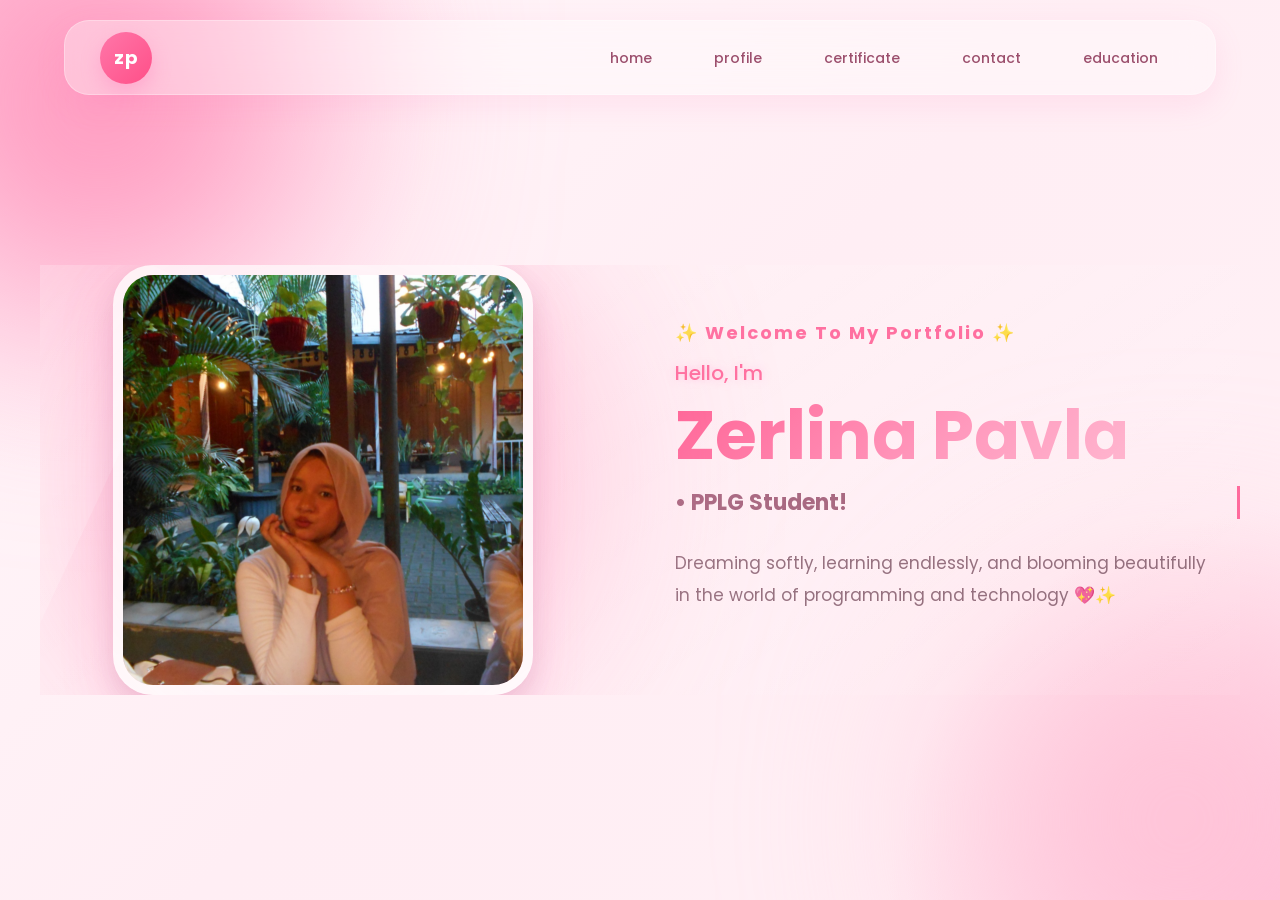
<file: index.html>
<!DOCTYPE html>
<html lang="en">
<head>
  <meta charset="UTF-8">
  <meta name="viewport" content="width=device-width, initial-scale=1.0">

  <title>Home</title>

  <link rel="stylesheet" href="style.css">

  <link rel="stylesheet"
  href="https://cdnjs.cloudflare.com/ajax/libs/font-awesome/6.5.0/css/all.min.css">

</head>

<body>
<nav class="navbar">
		<div class="logo">zp</div>
		<ul class="nav-links">
			<li><a href="index.html">home</a></li>
			<li><a href="profile.html">profile</a></li>
			<li><a href="certificate.html">certificate</a></li>
			<li><a href="contact.html">contact</a></li>
            <li><a href="education.html">education</a></li>
		</ul>
		</nav>
<!-- HOME -->

<section class="content">

  <div class="profile-box">

    <!-- IMAGE -->

    <div class="image-wrapper">

      <div class="circle-glow"></div>

      <img src="goergoes.jpeg"
      alt="Foto Profile"
      class="profile-img">

    </div>

    <!-- TEXT -->

    <div class="profile-text">

      <h3 class="mini-text">
        ✨ Welcome To My Portfolio ✨
      </h3>

      <h1 class="hello">
        Hello, I'm
      </h1>

      <h2 class="name">
        Zerlina Pavla
      </h2>

      <h3 class="typing-text">
        • PPLG Student!
      </h3>

      <p class="desc">
        Dreaming softly, learning endlessly, and
        blooming beautifully in the world of
        programming and technology 💖✨
      </p>



    </div>

  </div>

</section>

</body>
</html>
</file>
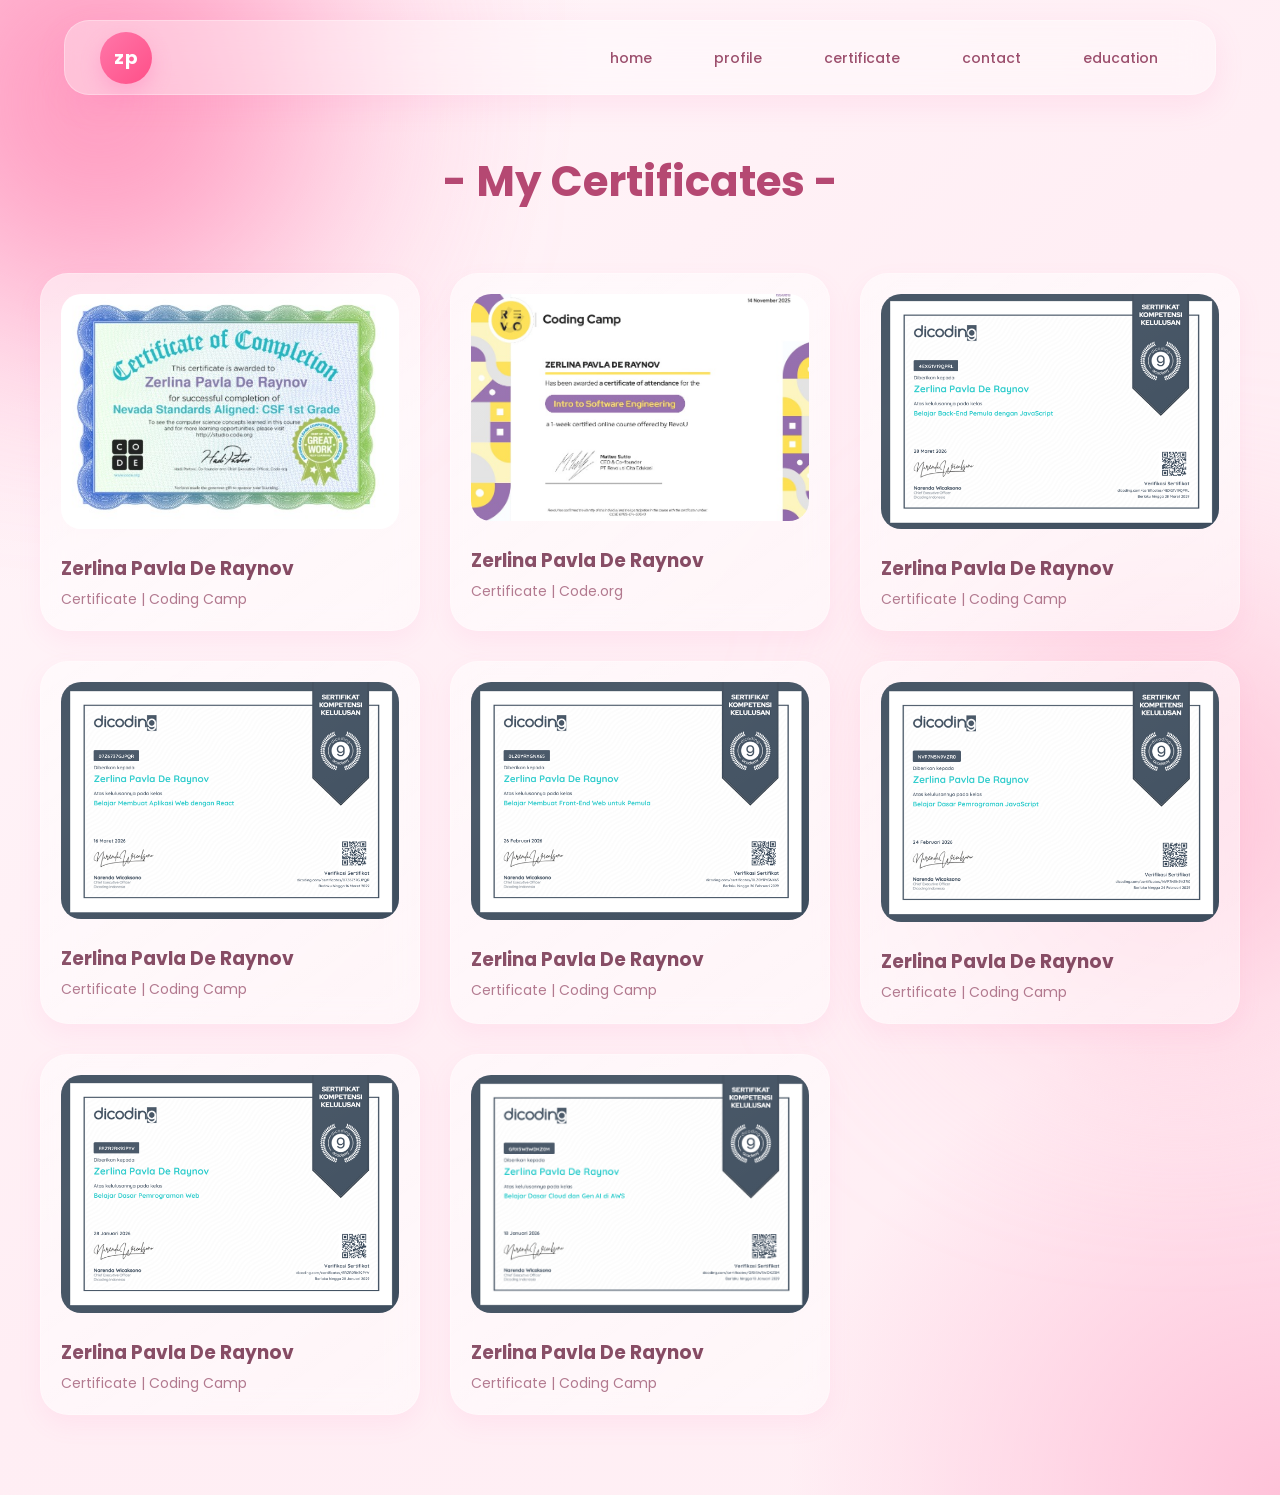
<file: certificate.html>
<!DOCTYPE html>
<html lang="en">
<head>
  <meta charset="UTF-8">
  <title>Certificate</title>
  <link rel="stylesheet" href="style.css">
</head>
<body>
<nav class="navbar">
		<div class="logo">zp</div>
		<ul class="nav-links">
			<li><a href="index.html">home</a></li>
			<li><a href="profile.html">profile</a></li>
			<li><a href="certificate.html">certificate</a></li>
			<li><a href="contact.html">contact</a></li>
            <li><a href="education.html">education</a></li>
		</ul>
		</nav>
		
		<section class="certificates">
		<h2>- My Certificates -</h2>
		
		<div class="cert-grid">
		<div class="cert-card">
		<img src="satu.jpeg" alt="certificate">
		<h3>Zerlina Pavla De Raynov</h3>
		<p>Certificate | Coding Camp</p>
		</div>
		
		<div class="cert-card">
		<img src="dua.jpeg" alt="certificate">
		<h3>Zerlina Pavla De Raynov</h3>
		<p>Certificate | Code.org</p>
		</div>

		<div class="cert-card">
		<img src="tiga.png" alt="certificate">
		<h3>Zerlina Pavla De Raynov</h3>
		<p>Certificate | Coding Camp</p>
		</div>

		<div class="cert-card">
		<img src="emapat.png" alt="certificate">
		<h3>Zerlina Pavla De Raynov</h3>
		<p>Certificate | Coding Camp</p>
		</div>

		<div class="cert-card">
		<img src="lima.png" alt="certificate">
		<h3>Zerlina Pavla De Raynov</h3>
		<p>Certificate | Coding Camp</p>
		</div>

		<div class="cert-card">
		<img src="enam.png" alt="certificate">
		<h3>Zerlina Pavla De Raynov</h3>
		<p>Certificate | Coding Camp</p>
		</div>

		<div class="cert-card">
		<img src="tujuh.png" alt="certificate">
		<h3>Zerlina Pavla De Raynov</h3>
		<p>Certificate | Coding Camp</p>
		</div>

		<div class="cert-card">
		<img src="lapan.png" alt="certificate">
		<h3>Zerlina Pavla De Raynov</h3>
		<p>Certificate | Coding Camp</p>
		</div>

	</div>
	</section>
  
</body>
</html>
</file>
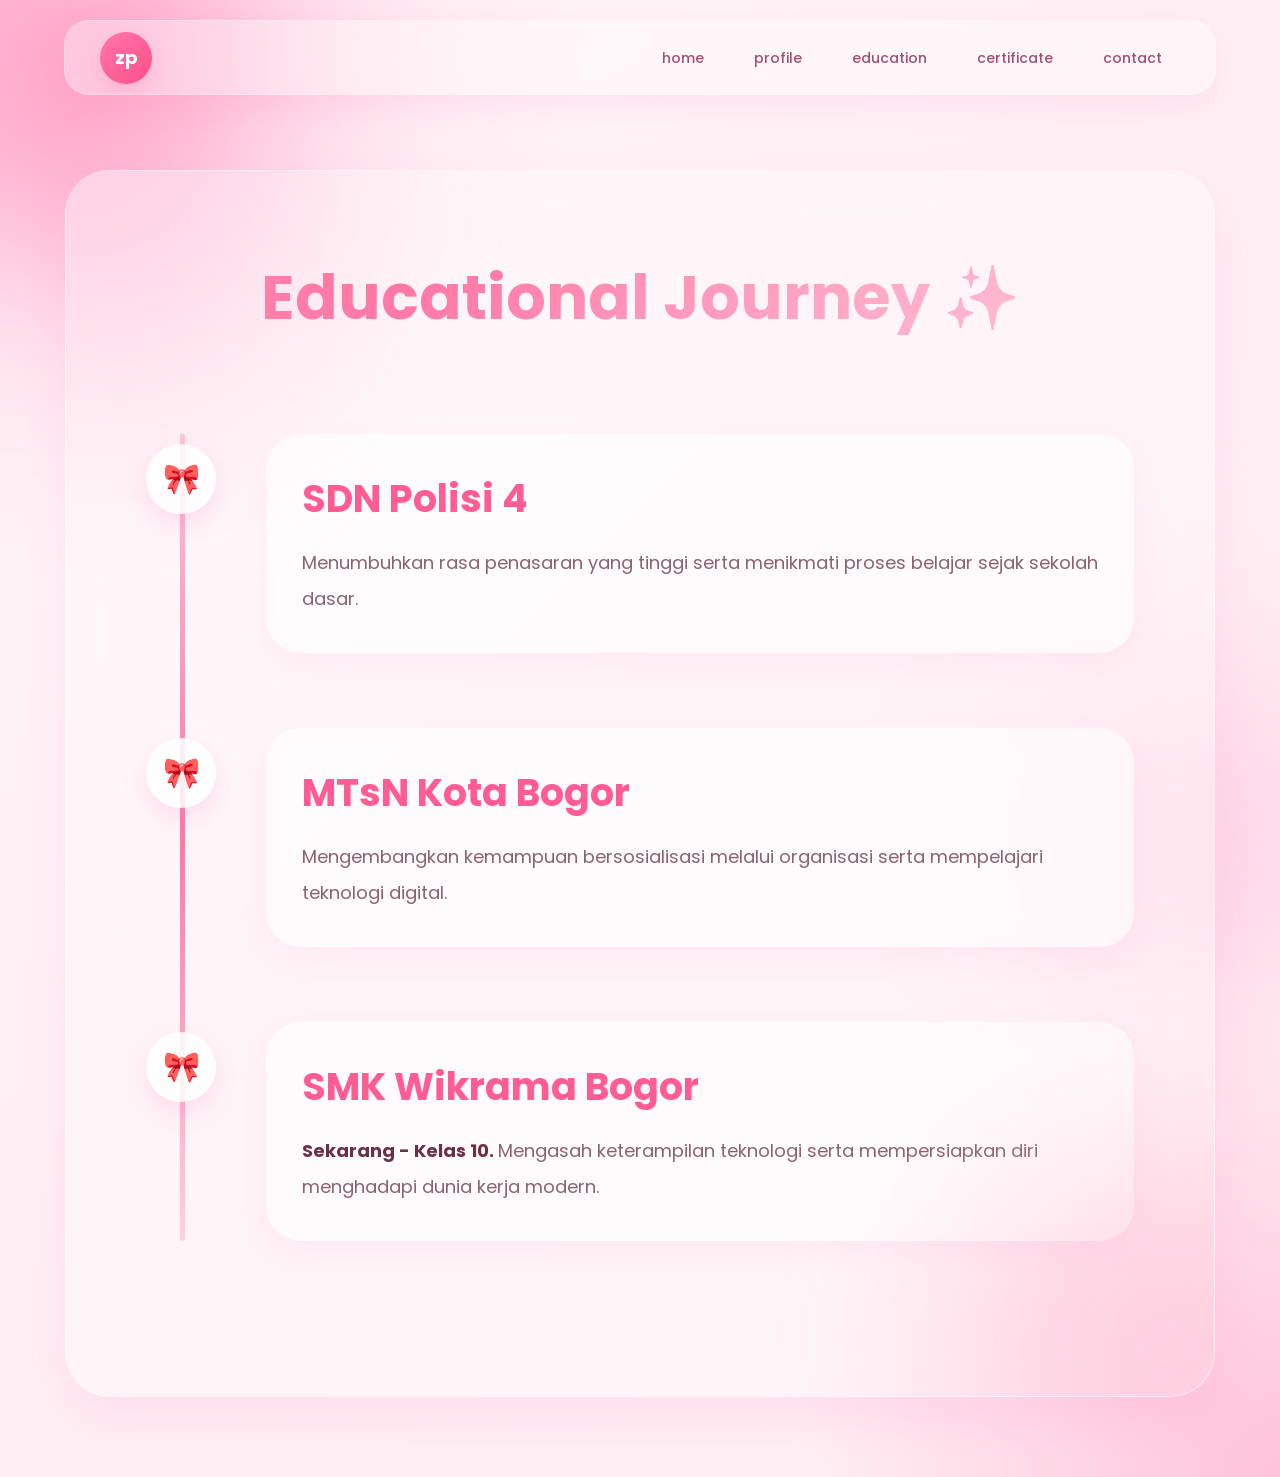
<file: education.html>
<!DOCTYPE html>
<html lang="en">
<head>

  <meta charset="UTF-8">
  <meta name="viewport" content="width=device-width, initial-scale=1.0">

  <title>Education</title>

  <!-- ICON -->
  <link rel="stylesheet"
  href="https://cdnjs.cloudflare.com/ajax/libs/font-awesome/6.5.0/css/all.min.css">

  <!-- FONT -->
  <link href="https://fonts.googleapis.com/css2?family=Poppins:wght@300;400;500;600;700&display=swap" rel="stylesheet">

  <style>

    *{
      margin:0;
      padding:0;
      box-sizing:border-box;
      font-family:'Poppins',sans-serif;
    }

    html{
      scroll-behavior:smooth;
    }

    body{
      background:
      radial-gradient(circle at top left,#ffd6e7 0%,transparent 30%),
      radial-gradient(circle at bottom right,#ffc2d9 0%,transparent 25%),
      linear-gradient(135deg,#fff7fa,#ffeef4,#fff0f5);

      min-height:100vh;
      overflow-x:hidden;
    }

    /* BACKGROUND */

    body::before,
    body::after{
      content:'';
      position:fixed;

      width:350px;
      height:350px;

      border-radius:50%;
      filter:blur(100px);

      z-index:-1;
    }

    body::before{
      background:#ff9fc2;
      top:-100px;
      left:-100px;

      animation:float 7s ease-in-out infinite;
    }

    body::after{
      background:#ffd4e5;
      bottom:-120px;
      right:-100px;

      animation:float 9s ease-in-out infinite;
    }

    @keyframes float{

      0%{
        transform:translateY(0px);
      }

      50%{
        transform:translateY(25px);
      }

      100%{
        transform:translateY(0px);
      }

    }

    /* NAVBAR */

    .navbar{
      position:fixed;
      top:20px;
      left:50%;

      transform:translateX(-50%);

      width:90%;
      max-width:1200px;

      height:75px;

      padding:0 35px;

      border-radius:25px;

      display:flex;
      justify-content:space-between;
      align-items:center;

      background:rgba(255,255,255,0.35);

      backdrop-filter:blur(18px);

      border:1px solid rgba(255,255,255,0.25);

      box-shadow:
      0 10px 30px rgba(255,105,180,0.12);

      z-index:1000;

      /* BIAR NAVBAR TIDAK BERUBAH */
      flex-wrap:nowrap;
      overflow:hidden;
    }

    /* LOGO */

    .logo{
      min-width:52px;
      width:52px;
      height:52px;

      border-radius:50%;

      background:linear-gradient(
        135deg,
        #ff77a9,
        #ff4f88
      );

      color:white;

      display:flex;
      justify-content:center;
      align-items:center;

      font-size:18px;
      font-weight:700;

      box-shadow:
      0 8px 20px rgba(255,105,180,0.25);

      flex-shrink:0;
    }

    /* NAV LINKS */

    .nav-links{
      display:flex;
      align-items:center;
      justify-content:center;

      gap:14px;

      list-style:none;

      flex-wrap:nowrap;
    }

    .nav-links li{
      flex-shrink:0;
    }

    .nav-links a{
      text-decoration:none;

      color:#a14f72;

      font-size:14px;
      font-weight:500;

      padding:10px 18px;

      border-radius:30px;

      transition:.35s ease;

      white-space:nowrap;
    }

    .nav-links a:hover{
      background:white;

      color:#ff4f88;

      box-shadow:
      0 5px 15px rgba(255,105,180,0.15);
    }

    /* EDUCATION */

    .education-section{
      min-height:100vh;

      display:flex;
      justify-content:center;
      align-items:center;

      padding:170px 40px 80px;
    }

    /* BOX */

    .education-box{
      width:100%;
      max-width:1150px;

      padding:80px;

      border-radius:45px;

      position:relative;
      overflow:hidden;

      background:
      rgba(255,255,255,0.35);

      backdrop-filter:blur(22px);

      border:1px solid rgba(255,255,255,0.4);

      box-shadow:
      0 20px 45px rgba(255,105,180,0.12);
    }

    /* SHINE */

    .education-box::before{
      content:'';

      position:absolute;

      top:-120px;
      left:-120px;

      width:350px;
      height:350px;

      background:#ffd4e5;

      border-radius:50%;

      filter:blur(100px);

      opacity:.6;
    }

    .education-box::after{
      content:'';

      position:absolute;

      bottom:-120px;
      right:-120px;

      width:350px;
      height:350px;

      background:#ffb6cf;

      border-radius:50%;

      filter:blur(100px);

      opacity:.5;
    }

    /* TITLE */

    .education-title{
      text-align:center;

      font-size:62px;

      margin-bottom:90px;

      background:linear-gradient(
        135deg,
        #ff4f88,
        #ff94b8,
        #ffc7da
      );
       background-clip:text;
-webkit-background-clip:text;

color:transparent;
-webkit-text-fill-color:transparent;
    }

    /* TIMELINE */

    .timeline{
      position:relative;
    }

    .timeline::before{
      content:'';

      position:absolute;

      left:34px;
      top:0;

      width:5px;
      height:100%;

      border-radius:30px;

      background:linear-gradient(
        #ffc1d6,
        #ff77a9,
        #ffcfe0
      );
    }

    /* ITEM */

    .timeline-item{
      position:relative;

      padding-left:120px;

      margin-bottom:75px;

      animation:fadeUp 1s ease;

      transition:.4s ease;
    }

    .timeline-item:hover{
      transform:translateX(12px);
    }

    /* ICON */

    .timeline-item::before{
      content:'🎀';

      position:absolute;

      left:0;
      top:10px;

      width:70px;
      height:70px;

      border-radius:50%;

      background:
      rgba(255,255,255,0.85);

      display:flex;
      justify-content:center;
      align-items:center;

      font-size:30px;

      box-shadow:
      0 10px 25px rgba(255,105,180,0.18);
    }

    /* CARD */

    .school-card{
      background:
      rgba(255,255,255,0.45);

      backdrop-filter:blur(15px);

      border-radius:35px;

      padding:35px;

      border:1px solid rgba(255,255,255,0.4);

      position:relative;

      overflow:hidden;

      transition:.45s ease;

      box-shadow:
      0 12px 30px rgba(255,105,180,0.08);
    }

    .school-card:hover{

      transform:
      perspective(1000px)
      rotateX(4deg)
      rotateY(-4deg)
      translateY(-8px);

      box-shadow:
      0 20px 40px rgba(255,105,180,0.16);
    }

    /* TEXT */

    .school-card h2{
      font-size:38px;

      margin-bottom:18px;

      color:#ff5c93;
    }

    .school-card p{
      font-size:18px;

      line-height:2;

      color:#8b6272;
    }

    .bold{
      color:#6b3047;
      font-weight:700;
    }

    /* ANIMATION */

    @keyframes fadeUp{

      from{
        opacity:0;
        transform:translateY(40px);
      }

      to{
        opacity:1;
        transform:translateY(0);
      }

    }

    /* RESPONSIVE */

    @media(max-width:900px){

      .education-box{
        padding:45px 25px;
      }

      .education-title{
        font-size:42px;
      }

      .timeline-item{
        padding-left:90px;
      }

      .timeline-item::before{
        width:55px;
        height:55px;

        font-size:24px;
      }

      .school-card h2{
        font-size:28px;
      }

      .school-card p{
        font-size:15px;
        line-height:1.8;
      }

      /* NAVBAR TETAP SAMA */

      .navbar{
        height:75px;
        padding:0 20px;
      }

      .nav-links{
        gap:8px;
      }

      .nav-links a{
        font-size:12px;
        padding:8px 12px;
      }

    }

  </style>

</head>

<body>

<!-- NAVBAR -->

<nav class="navbar">

  <div class="logo">zp</div>

  <ul class="nav-links">

    <li>
      <a href="index.html">home</a>
    </li>

    <li>
      <a href="profile.html">profile</a>
    </li>

    <li>
      <a href="education.html">education</a>
    </li>

    <li>
      <a href="certificate.html">certificate</a>
    </li>

    <li>
      <a href="contact.html">contact</a>
    </li>

  </ul>

</nav>

<!-- EDUCATION -->

<section class="education-section">

  <div class="education-box">

    <h1 class="education-title">
      Educational Journey ✨
    </h1>

    <div class="timeline">

      <!-- SD -->

      <div class="timeline-item">

        <div class="school-card">

          <h2>SDN Polisi 4</h2>

          <p>
            Menumbuhkan rasa penasaran yang tinggi
            serta menikmati proses belajar sejak sekolah dasar.
          </p>

        </div>

      </div>

      <!-- SMP -->

      <div class="timeline-item">

        <div class="school-card">

          <h2>MTsN Kota Bogor</h2>

          <p>
            Mengembangkan kemampuan bersosialisasi melalui organisasi
            serta mempelajari teknologi digital.
          </p>

        </div>

      </div>

      <!-- SMK -->

      <div class="timeline-item">

        <div class="school-card">

          <h2>SMK Wikrama Bogor</h2>

          <p>
            <span class="bold">
              Sekarang - Kelas 10.
            </span>

            Mengasah keterampilan teknologi serta mempersiapkan
            diri menghadapi dunia kerja modern.
          </p>

        </div>

      </div>

    </div>

  </div>

</section>

</body>
</html>
</file>
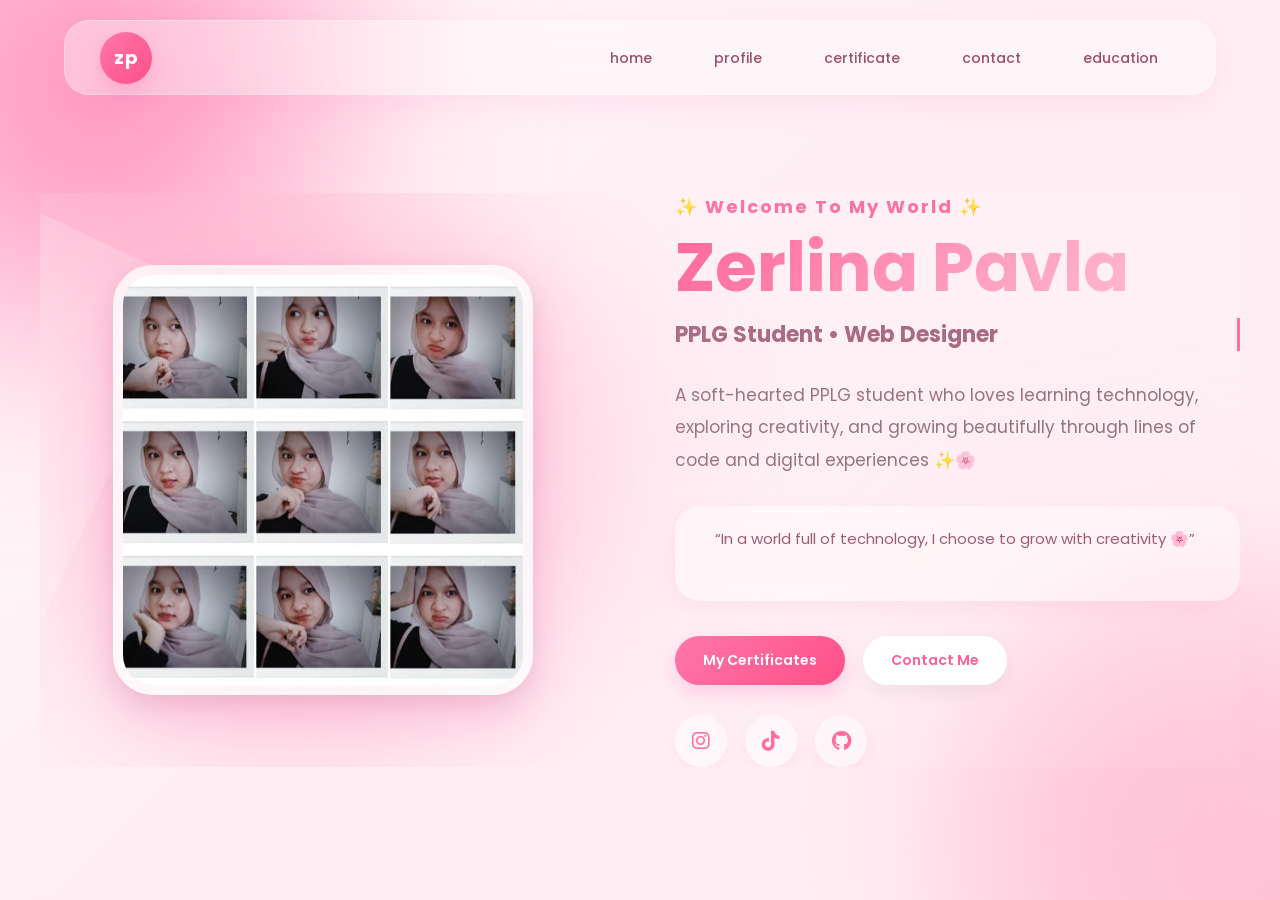
<file: profile.html>
<!DOCTYPE html>
<html lang="en">
<head>
  <meta charset="UTF-8">
  <meta name="viewport" content="width=device-width, initial-scale=1.0">

  <title>Profile</title>

  <link rel="stylesheet" href="style.css">

  <link rel="stylesheet"
  href="https://cdnjs.cloudflare.com/ajax/libs/font-awesome/6.5.0/css/all.min.css">

</head>
<body>
<nav class="navbar">
		<div class="logo">zp</div>
		<ul class="nav-links">
			<li><a href="index.html">home</a></li>
			<li><a href="profile.html">profile</a></li>
			<li><a href="certificate.html">certificate</a></li>
			<li><a href="contact.html">contact</a></li>
            <li><a href="education.html">education</a></li>
		</ul>
		</nav>
<!-- PROFILE -->

<section class="content">

  <div class="profile-box">

    <!-- FOTO -->

    <div class="image-wrapper">

      <div class="circle-glow"></div>

      <img src="cantik.jpeg"
      alt="Foto Profil"
      class="profile-img">

    </div>

    <!-- TEXT -->

    <div class="profile-text">

      <h3 class="mini-text">
        ✨ Welcome To My World ✨
      </h3>

      <h1 class="name">
        Zerlina Pavla
      </h1>

      <h2 class="typing-text">
        PPLG Student • Web Designer
      </h2>

      <p class="desc">
        A soft-hearted PPLG student who loves learning
  technology, exploring creativity, and growing
  beautifully through lines of code and digital
  experiences ✨🌸
      </p>

      <!-- QUOTES -->

      <div class="quote-box">

        <span class="sparkle"></span>

        <p>
          “In a world full of technology, I choose to grow with creativity 🌸”
        </p>

      </div>

      <!-- BUTTON -->

      <div class="btn-group">

        <a href="certificate.html" class="btn btn-pink">
          My Certificates
        </a>

        <a href="contact.html" class="btn btn-white">
          Contact Me
        </a>

      </div>

      <!-- SOCIAL -->

      <div class="social-icons">

        <a href="https://instagram.com/zerlinapavlaa" target="_blank">
  <i class="fab fa-instagram"></i>
</a>

       <a href="https://www.tiktok.com/@zerlinapavlaaa" target="_blank">
  <i class="fab fa-tiktok"></i>
</a>

       <a href="https://github.com/zerlinapavladeraynov-eng" target="_blank">
  <i class="fab fa-github"></i>
</a>

      </div>

    </div>

  </div>

</section>

</body>
</html>
</file>
<file: style.css>
@import url('https://fonts.googleapis.com/css2?family=Poppins:wght@300;400;500;600;700&display=swap');

*{
  margin:0;
  padding:0;
  box-sizing:border-box;
  font-family:'Poppins',sans-serif;
  scroll-behavior:smooth;
}

body{
  background:
  radial-gradient(circle at top left,#ffd6e7 0%,transparent 30%),
  radial-gradient(circle at bottom right,#ffc2d9 0%,transparent 25%),
  linear-gradient(135deg,#fff7fa,#ffeef4,#fff0f5);
  color:#5c3141;
  min-height:100vh;
  overflow-x:hidden;
}

/* NAVBAR */

.navbar{
  position:fixed;
  top:20px;
  left:50%;
  transform:translateX(-50%);
  width:90%;
  max-width:1200px;
  height:75px;
  display:flex;
  justify-content:space-between;
  align-items:center;
  padding:0 35px;
  border-radius:25px;
  background:rgba(255,255,255,0.35);
  backdrop-filter:blur(18px);
  border:1px solid rgba(255,255,255,0.3);
  box-shadow:0 10px 30px rgba(255,105,180,0.12);
  z-index:1000;
}

.logo{
  width:52px;
  height:52px;
  border-radius:50%;
  background:linear-gradient(135deg,#ff77a9,#ff4f88);
  color:white;
  display:flex;
  align-items:center;
  justify-content:center;
  font-size:18px;
  font-weight:700;
  letter-spacing:1px;
  box-shadow:0 8px 20px rgba(255,105,180,0.3);
}

.nav-links{
  display:flex;
  list-style:none;
  gap:18px;
}

.nav-links a{
  text-decoration:none;
  color:#9c4f6d;
  font-size:14px;
  font-weight:500;
  padding:10px 22px;
  border-radius:30px;
  transition:0.35s ease;
  position:relative;
}

.nav-links a:hover{
  background:rgba(255,255,255,0.6);
  color:#ff4f88;
  box-shadow:0 5px 15px rgba(255,105,180,0.12);
}

/* HOME */

.content{
  min-height:100vh;
  display:flex;
  justify-content:center;
  align-items:center;
  padding:140px 40px 80px;
}

.profile-box{
  width:100%;
  max-width:1200px;
  display:grid;
  grid-template-columns:1fr 1fr;
  align-items:center;
  gap:70px;
}

.profile-img{
  width:100%;
  max-width:420px;
  aspect-ratio:1/1;
  object-fit:cover;
  border-radius:35px;
  margin:auto;
  border:8px solid rgba(255,255,255,0.7);
  box-shadow:
  0 15px 40px rgba(255,105,180,0.2),
  0 5px 15px rgba(0,0,0,0.05);
  transition:0.5s ease;
}

.profile-img:hover{
  transform:translateY(-10px) scale(1.02);
}

.profile-text{
  animation:fadeUp 1s ease;
}

.hello{
  color:#ff5c93;
  font-size:20px;
  margin-bottom:12px;
  font-weight:500;
}

.name{
  font-size:56px;
  line-height:1.1;
  color:#6b3047;
  margin-bottom:22px;
}

.desc,
.profile-text p{
  color:#8a6171;
  font-size:17px;
  line-height:1.9;
  margin-bottom:30px;
}

.btn-group{
  display:flex;
  gap:18px;
}

.btn{
  padding:14px 28px;
  border-radius:40px;
  text-decoration:none;
  font-size:14px;
  font-weight:600;
  transition:0.35s ease;
}

.btn-pink{
  background:linear-gradient(135deg,#ff77a9,#ff4f88);
  color:white;
  box-shadow:0 8px 20px rgba(255,105,180,0.25);
}

.btn-pink:hover{
  transform:translateY(-4px);
}

.btn-white{
  background:white;
  color:#ff4f88;
  box-shadow:0 8px 20px rgba(0,0,0,0.06);
}

.btn-white:hover{
  transform:translateY(-4px);
}

/* PROFILE */

.about-card{
  background:rgba(255,255,255,0.4);
  backdrop-filter:blur(15px);
  border-radius:35px;
  padding:50px;
  box-shadow:0 10px 30px rgba(255,105,180,0.12);
}

/* CERTIFICATE */

.certificates{
  padding:150px 40px 80px;
}

.certificates h2{
  text-align:center;
  font-size:42px;
  color:#b54872;
  margin-bottom:60px;
}

.cert-grid{
  max-width:1200px;
  margin:auto;
  display:grid;
  grid-template-columns:repeat(auto-fit,minmax(280px,1fr));
  gap:30px;
}

.cert-card{
  background:rgba(255,255,255,0.45);
  border-radius:28px;
  padding:20px;
  backdrop-filter:blur(15px);
  border:1px solid rgba(255,255,255,0.3);
  transition:0.4s ease;
  box-shadow:0 10px 25px rgba(255,105,180,0.08);
}

.cert-card:hover{
  transform:translateY(-10px);
  box-shadow:0 20px 35px rgba(255,105,180,0.15);
}

.cert-card img{
  width:100%;
  border-radius:20px;
  margin-bottom:18px;
}

.cert-card h3{
  color:#7a3954;
  margin-bottom:6px;
}

.cert-card p{
  color:#aa6b83;
  font-size:14px;
}

/* CONTACT */

.contact{
  min-height:100vh;
  display:flex;
  justify-content:center;
  align-items:center;
  padding:150px 20px 80px;
}

.contact-card{
  width:100%;
  max-width:700px;
  background:rgba(255,255,255,0.4);
  backdrop-filter:blur(18px);
  border-radius:35px;
  padding:60px;
  box-shadow:0 15px 35px rgba(255,105,180,0.12);
}

.contact-card h2{
  text-align:center;
  margin-bottom:40px;
  color:#b54872;
  font-size:38px;
}

.contact-list{
  list-style:none;
}

.contact-list li{
  display:flex;
  align-items:center;
  gap:18px;
  padding:20px;
  border-radius:22px;
  background:rgba(255,255,255,0.7);
  margin-bottom:20px;
  transition:0.35s ease;
}

.contact-list li:hover{
  transform:translateX(10px);
  background:white;
}

.contact-list i{
  width:50px;
  height:50px;
  border-radius:50%;
  background:linear-gradient(135deg,#ff77a9,#ff4f88);
  display:flex;
  justify-content:center;
  align-items:center;
  color:white;
  font-size:18px;
  box-shadow:0 5px 15px rgba(255,105,180,0.2);
}

/* ANIMATION */

@keyframes fadeUp{
  from{
    opacity:0;
    transform:translateY(40px);
  }
  to{
    opacity:1;
    transform:translateY(0);
  }
}

/* RESPONSIVE */

@media(max-width:900px){

  .profile-box{
    grid-template-columns:1fr;
    text-align:center;
  }

  .profile-img{
    max-width:320px;
  }

  .btn-group{
    justify-content:center;
  }

  .name{
    font-size:42px;
  }

  .navbar{
    width:95%;
    padding:0 20px;
  }

  .nav-links{
    gap:8px;
  }

  .nav-links a{
    padding:8px 14px;
    font-size:12px;
  }

}

/* FLOATING BLUR BACKGROUND */

body::before,
body::after{
  content:'';
  position:fixed;
  width:400px;
  height:400px;
  border-radius:50%;
  filter:blur(120px);
  z-index:-1;
  animation:float 10s ease-in-out infinite;
}

body::before{
  background:#ff8fb8;
  top:-100px;
  left:-100px;
}

body::after{
  background:#ffc1d6;
  bottom:-120px;
  right:-100px;
  animation-delay:4s;
}

@keyframes float{
  0%{
    transform:translateY(0px) translateX(0px);
  }
  50%{
    transform:translateY(30px) translateX(20px);
  }
  100%{
    transform:translateY(0px) translateX(0px);
  }
}

/* NAVBAR GLOW */

.navbar{
  animation:navbarGlow 4s ease infinite alternate;
}

@keyframes navbarGlow{
  from{
    box-shadow:0 10px 30px rgba(255,105,180,0.12);
  }
  to{
    box-shadow:0 15px 40px rgba(255,105,180,0.25);
  }
}

/* IMAGE EFFECT */

.profile-img{
  position:relative;
  animation:floatImage 5s ease-in-out infinite;
}

@keyframes floatImage{
  0%{
    transform:translateY(0px);
  }
  50%{
    transform:translateY(-12px);
  }
  100%{
    transform:translateY(0px);
  }
}

/* TEXT GRADIENT */

.name{
  background:linear-gradient(135deg,#ff4f88,#ff7db0,#ff9fc2);
  -webkit-background-clip:text;
  -webkit-text-fill-color:transparent;
}

/* BUTTON GLOW */

.btn-pink{
  position:relative;
  overflow:hidden;
}

.btn-pink::before{
  content:'';
  position:absolute;
  top:0;
  left:-100%;
  width:100%;
  height:100%;
  background:linear-gradient(
    120deg,
    transparent,
    rgba(255,255,255,0.5),
    transparent
  );
  transition:0.6s;
}

.btn-pink:hover::before{
  left:100%;
}

/* CARD HOVER 3D */

.cert-card,
.contact-list li{
  transition:0.4s ease;
}

.cert-card:hover,
.contact-list li:hover{
  transform:
  perspective(1000px)
  rotateX(5deg)
  rotateY(-5deg)
  translateY(-10px);
}

/* GLASS SHINE */

.profile-box,
.contact-card,
.cert-card{
  position:relative;
  overflow:hidden;
}

.profile-box::before,
.contact-card::before,
.cert-card::before{
  content:'';
  position:absolute;
  top:-100%;
  left:-100%;
  width:250%;
  height:250%;
  background:linear-gradient(
    120deg,
    transparent,
    rgba(255,255,255,0.15),
    transparent
  );
  transform:rotate(25deg);
  animation:shine 8s linear infinite;
}

@keyframes shine{
  0%{
    transform:translateX(-100%) rotate(25deg);
  }
  100%{
    transform:translateX(100%) rotate(25deg);
  }
}

/* SCROLLBAR */

::-webkit-scrollbar{
  width:10px;
}

::-webkit-scrollbar-track{
  background:#fff0f5;
}

::-webkit-scrollbar-thumb{
  background:linear-gradient(#ff7da8,#ff4f88);
  border-radius:20px;
}

/* NAV LINK UNDERLINE */

.nav-links a{
  position:relative;
}

.nav-links a::after{
  content:'';
  position:absolute;
  width:0%;
  height:3px;
  background:#ff4f88;
  left:50%;
  bottom:-4px;
  border-radius:20px;
  transition:0.4s ease;
  transform:translateX(-50%);
}

.nav-links a:hover::after{
  width:70%;
}

/* FADE ANIMATION */

.profile-text,
.cert-card,
.contact-card{
  animation:fadeUp 1s ease;
}

@keyframes fadeUp{
  from{
    opacity:0;
    transform:translateY(40px);
  }
  to{
    opacity:1;
    transform:translateY(0);
  }
}

/* GLOW TEXT */

.hello{
  text-shadow:0 0 10px rgba(255,105,180,0.35);
}

/* ICON ANIMATION */

.contact-list i{
  transition:0.4s ease;
}

.contact-list li:hover i{
  transform:rotate(10deg) scale(1.15);
}

/* SMOOTH PAGE */

html{
  scroll-behavior:smooth;
}

/* PROFILE PAGE */

.image-wrapper{
  position:relative;
  display:flex;
  justify-content:center;
  align-items:center;
}

/* GLOW */

.circle-glow{
  position:absolute;
  width:380px;
  height:380px;
  background:linear-gradient(
    135deg,
    #ff9fc2,
    #ff5c93,
    #ffd6e7
  );

  border-radius:50%;
  filter:blur(90px);
  opacity:0.45;

  animation:blob 6s ease-in-out infinite;
}

/* IMAGE */

.profile-img{
  width:350px;
  height:350px;
  object-fit:cover;

  border-radius:35px;

  position:relative;
  z-index:2;

  border:8px solid rgba(255,255,255,0.7);

  box-shadow:
  0 15px 40px rgba(255,105,180,0.2);

  animation:floatImage 5s ease-in-out infinite;
}

/* TEXT */

.profile-text{
  animation:fadeUp 1s ease;
}

.mini-text{
  color:#ff5c93;
  font-size:18px;
  letter-spacing:2px;
  margin-bottom:12px;

  animation:fadeIn 1s ease;
}

/* NAME */

.name{
  font-size:68px;
  line-height:1.05;
  margin-bottom:15px;

  background:linear-gradient(
    135deg,
    #ff4f88,
    #ff8db5,
    #ffc1d6
  );

  -webkit-background-clip:text;
  -webkit-text-fill-color:transparent;

  animation:glowText 3s ease infinite alternate;
}

/* TYPING */

.typing-text{
  font-size:22px;
  color:#9e5672;
  margin-bottom:28px;

  white-space:nowrap;
  overflow:hidden;

  border-right:3px solid #ff5c93;

  width:0;

  animation:
  typing 4s steps(40,end) forwards,
  blink .8s infinite;
}

/* DESC */

.desc{
  font-size:17px;
  line-height:1.9;
  color:#8b6272;
  margin-bottom:30px;
  max-width:550px;
}

/* QUOTE */

.quote-box{
  background:rgba(255,255,255,0.45);

  backdrop-filter:blur(10px);

  padding:20px 25px;

  border-radius:25px;

  display:flex;
  align-items:center;
  gap:15px;

  margin-bottom:35px;

  box-shadow:
  0 8px 20px rgba(255,105,180,0.1);

  animation:floatCard 4s ease-in-out infinite;
}

.quote-box p{
  color:#a05b76;
  font-size:15px;
  line-height:1.7;
}

.sparkle{
  font-size:24px;
  animation:spin 4s linear infinite;
}

/* BUTTON */

.btn-group{
  display:flex;
  gap:18px;
  margin-bottom:30px;
}

.btn{
  padding:14px 28px;
  border-radius:40px;
  text-decoration:none;
  font-size:14px;
  font-weight:600;
  transition:.4s ease;
}

.btn-pink{
  background:linear-gradient(
    135deg,
    #ff77a9,
    #ff4f88
  );

  color:white;

  box-shadow:
  0 8px 20px rgba(255,105,180,0.25);
}

.btn-white{
  background:white;
  color:#ff4f88;

  box-shadow:
  0 8px 20px rgba(0,0,0,0.06);
}

.btn:hover{
  transform:translateY(-5px) scale(1.03);
}

/* SOCIAL */

.social-icons{
  display:flex;
  gap:18px;
}

.social-icons a{
  width:52px;
  height:52px;

  border-radius:50%;

  display:flex;
  justify-content:center;
  align-items:center;

  text-decoration:none;

  background:rgba(255,255,255,0.5);

  color:#ff5c93;
  font-size:20px;

  transition:.4s ease;

  box-shadow:
  0 8px 20px rgba(255,105,180,0.12);
}

.social-icons a:hover{
  transform:
  translateY(-6px)
  rotate(8deg);

  background:#ff5c93;
  color:white;
}

/* ANIMATIONS */

@keyframes typing{
  from{
    width:0;
  }

  to{
    width:100%;
  }
}

@keyframes blink{
  50%{
    border-color:transparent;
  }
}

@keyframes glowText{

  from{
    filter:
    drop-shadow(0 0 8px rgba(255,105,180,0.2));
  }

  to{
    filter:
    drop-shadow(0 0 20px rgba(255,105,180,0.45));
  }

}

@keyframes floatImage{

  0%{
    transform:translateY(0px);
  }

  50%{
    transform:translateY(-15px);
  }

  100%{
    transform:translateY(0px);
  }

}

@keyframes blob{

  0%{
    transform:scale(1);
  }

  50%{
    transform:scale(1.08);
  }

  100%{
    transform:scale(1);
  }

}

@keyframes fadeUp{

  from{
    opacity:0;
    transform:translateY(40px);
  }

  to{
    opacity:1;
    transform:translateY(0);
  }

}

@keyframes fadeIn{

  from{
    opacity:0;
  }

  to{
    opacity:1;
  }

}

@keyframes floatCard{

  0%{
    transform:translateY(0px);
  }

  50%{
    transform:translateY(-8px);
  }

  100%{
    transform:translateY(0px);
  }

}

@keyframes spin{

  from{
    transform:rotate(0deg);
  }

  to{
    transform:rotate(360deg);
  }

}

/* IMAGE WRAPPER */

.image-wrapper{
  position:relative;
  display:flex;
  justify-content:center;
  align-items:center;
}

/* PINK GLOW */

.circle-glow{
  position:absolute;

  width:500px;
  height:500px;

  background:linear-gradient(
    135deg,
    #ff9fc2,
    #ff5c93,
    #ffd6e7
  );

  border-radius:50%;

  filter:blur(110px);

  opacity:0.45;

  animation:blob 6s ease-in-out infinite;
}

/* GLASS SHINE */

.image-wrapper::after{
  content:'';

  position:absolute;

  width:180px;
  height:500px;

  background:rgba(255,255,255,0.18);

  transform:rotate(25deg);

  left:-120px;
  top:-40px;

  animation:shine 5s linear infinite;
}

/* PROFILE IMAGE */

.profile-img{
  width:430px;
  height:430px;

  object-fit:cover;

  border-radius:40px;

  position:relative;
  z-index:2;

  border:10px solid rgba(255,255,255,0.75);

  box-shadow:
  0 20px 50px rgba(255,105,180,0.25),
  0 10px 25px rgba(0,0,0,0.08);

  animation:floatImage 5s ease-in-out infinite;

  transition:.5s ease;
}

/* HOVER EFFECT */

.profile-img:hover{
  transform:
  scale(1.04)
  rotate(1deg);
}

/* FLOAT IMAGE */

@keyframes floatImage{

  0%{
    transform:translateY(0px);
  }

  50%{
    transform:translateY(-15px);
  }

  100%{
    transform:translateY(0px);
  }

}

/* GLOW ANIMATION */

@keyframes blob{

  0%{
    transform:scale(1);
  }

  50%{
    transform:scale(1.08);
  }

  100%{
    transform:scale(1);
  }

}

/* SHINE EFFECT */

@keyframes shine{

  0%{
    left:-220px;
  }

  100%{
    left:650px;
  }

}

/* RESPONSIVE */

@media(max-width:900px){

  .profile-img{
    width:320px;
    height:320px;
  }

  .circle-glow{
    width:350px;
    height:350px;
  }

}
</file>
